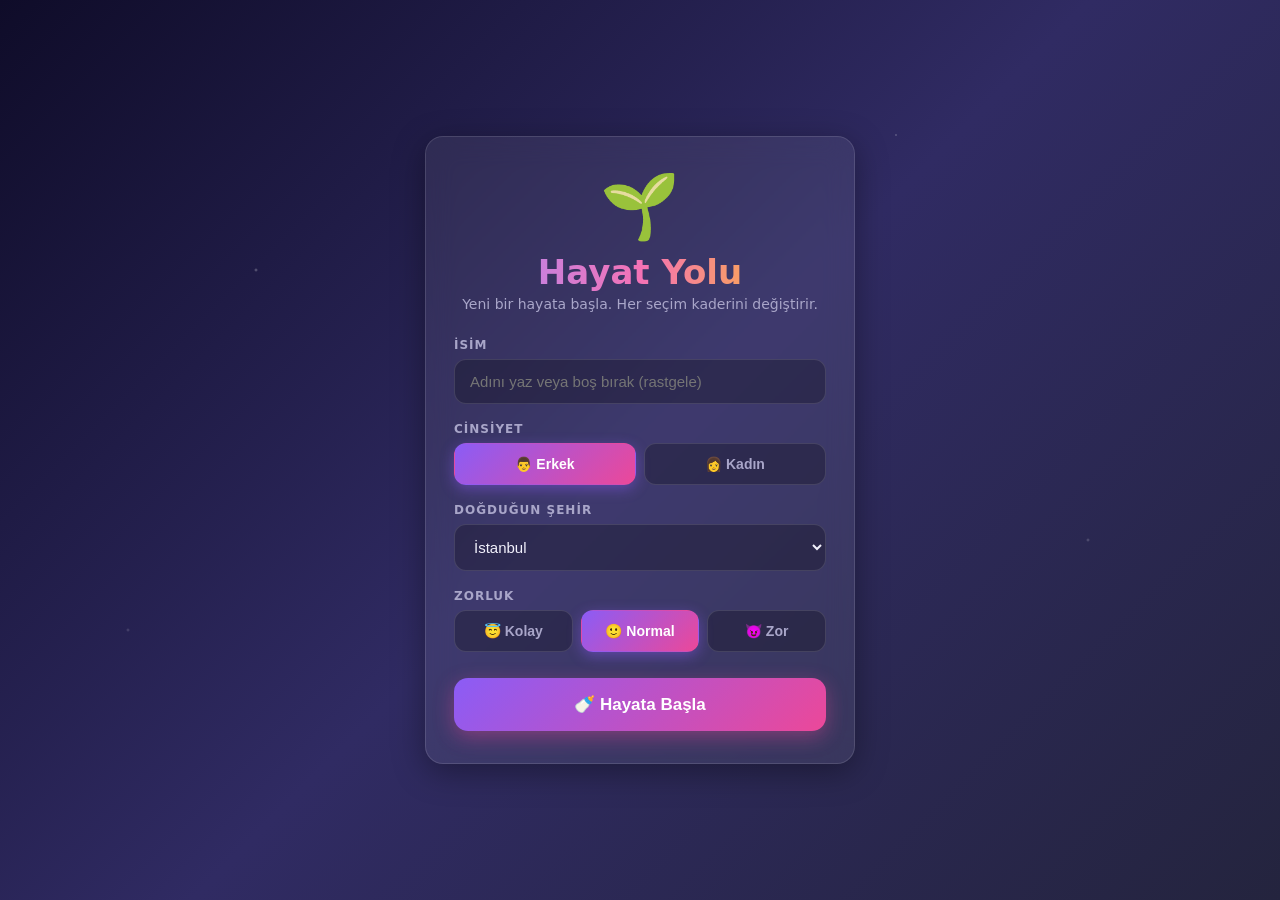
<file: index.html>
<!DOCTYPE html>
<html lang="tr">
<head>
<meta charset="UTF-8">
<meta name="viewport" content="width=device-width, initial-scale=1.0">
<title>Hayat Yolu — Yaşam Simülasyonu</title>
<link rel="stylesheet" href="style.css">
</head>
<body>

<noscript>
  <div style="position:fixed;inset:0;z-index:999;background:#0f0c29;color:#f1f0fb;display:flex;align-items:center;justify-content:center;text-align:center;padding:30px;font-family:sans-serif;line-height:1.7">
    <div>
      <div style="font-size:60px">⚠️</div>
      <h2>Bu görüntüleyici JavaScript çalıştırmıyor</h2>
      <p>Dosya önizlemesinde (ör. iPhone "Dosyalar" hızlı bakış) oyun çalışmaz.<br>
      Dosyayı <b>Chrome, Safari veya Edge gibi bir tarayıcıyla açın</b>.<br><br>
      📱 Telefonda en kolay yol: dosyayı bilgisayara alıp çift tıklamak<br>
      ya da oyunu bir web adresinde yayınlamak (ör. GitHub Pages).</p>
    </div>
  </div>
</noscript>

<!-- ================= KARAKTER OLUŞTURMA EKRANI ================= -->
<div id="screen-create" class="screen active">
  <div class="create-card glass">
    <div class="logo">🌱</div>
    <h1>Hayat Yolu</h1>
    <p class="subtitle">Yeni bir hayata başla. Her seçim kaderini değiştirir.</p>

    <div class="form-group">
      <label>İsim</label>
      <input type="text" id="inp-name" placeholder="Adını yaz veya boş bırak (rastgele)">
    </div>

    <div class="form-group">
      <label>Cinsiyet</label>
      <div class="seg" id="seg-gender">
        <button data-val="m" class="active">👨 Erkek</button>
        <button data-val="f">👩 Kadın</button>
      </div>
    </div>

    <div class="form-group">
      <label>Doğduğun Şehir</label>
      <select id="inp-city"></select>
    </div>

    <div class="form-group">
      <label>Zorluk</label>
      <div class="seg" id="seg-diff">
        <button data-val="easy">😇 Kolay</button>
        <button data-val="normal" class="active">🙂 Normal</button>
        <button data-val="hard">😈 Zor</button>
      </div>
    </div>

    <button class="btn btn-primary btn-big" id="btn-start">🍼 Hayata Başla</button>

    <div class="form-group" id="slots-group" style="display:none; margin-top:18px">
      <label>Kayıtlı Hayatlar</label>
      <div class="slot-list" id="slot-list"></div>
    </div>
  </div>
</div>

<!-- ================= OYUN EKRANI ================= -->
<div id="screen-game" class="screen">

  <!-- Üst bilgi -->
  <header class="topbar glass">
    <div class="avatar-wrap">
      <div class="avatar" id="ui-avatar">👶</div>
      <div class="age-badge" id="ui-age">0</div>
    </div>
    <div class="who">
      <div class="who-name" id="ui-name">—</div>
      <div class="who-sub" id="ui-sub">—</div>
    </div>
    <div class="money" id="ui-money">₺0</div>
  </header>

  <!-- Stat çubukları -->
  <section class="stats glass">
    <div class="stat">
      <span class="stat-label">😊 Mutluluk</span>
      <div class="bar"><div class="bar-fill happiness" id="bar-happiness"></div></div>
      <span class="stat-val" id="val-happiness">0</span>
    </div>
    <div class="stat">
      <span class="stat-label">❤️ Sağlık</span>
      <div class="bar"><div class="bar-fill health" id="bar-health"></div></div>
      <span class="stat-val" id="val-health">0</span>
    </div>
    <div class="stat">
      <span class="stat-label">🧠 Zeka</span>
      <div class="bar"><div class="bar-fill smarts" id="bar-smarts"></div></div>
      <span class="stat-val" id="val-smarts">0</span>
    </div>
    <div class="stat">
      <span class="stat-label">✨ Görünüş</span>
      <div class="bar"><div class="bar-fill looks" id="bar-looks"></div></div>
      <span class="stat-val" id="val-looks">0</span>
    </div>
    <div class="stat" id="row-fame" style="display:none">
      <span class="stat-label">🌟 Ün</span>
      <div class="bar"><div class="bar-fill fame" id="bar-fame"></div></div>
      <span class="stat-val" id="val-fame">0</span>
    </div>
  </section>

  <!-- Yaşam günlüğü -->
  <main class="log" id="ui-log"></main>

  <!-- Alt aksiyon barı -->
  <nav class="actionbar glass">
    <button class="tab-btn" data-panel="career"><span>💼</span>Kariyer</button>
    <button class="tab-btn" data-panel="relations"><span>💞</span>İlişkiler</button>
    <button class="btn-age" id="btn-age">+<small>Yaş Al</small></button>
    <button class="tab-btn" data-panel="activities"><span>🎯</span>Aktivite</button>
    <button class="tab-btn" data-panel="assets"><span>🏠</span>Varlıklar</button>
  </nav>
</div>

<!-- ================= PANEL / MODAL ================= -->
<div id="overlay" class="overlay">
  <div class="modal glass" id="modal">
    <div class="modal-head">
      <h2 id="modal-title">Başlık</h2>
      <button class="modal-close" id="modal-close">✕</button>
    </div>
    <div class="modal-body" id="modal-body"></div>
  </div>
</div>

<!-- ================= ÖLÜM EKRANI ================= -->
<div id="screen-death" class="screen">
  <div class="death-card glass">
    <div class="tombstone">🪦</div>
    <h1 id="death-name">—</h1>
    <p class="death-years" id="death-years">—</p>
    <p class="death-cause" id="death-cause">—</p>
    <div class="death-summary" id="death-summary"></div>
    <button class="btn btn-primary btn-big" id="btn-rebirth">🌱 Yeniden Doğ</button>
  </div>
</div>

<div id="toast-wrap"></div>

<script src="data.js"></script>
<script src="game.js"></script>
</body>
</html>
</file>
<file: style.css>
/* ============ HAYAT YOLU — Görsel Tasarım ============ */
* { margin: 0; padding: 0; box-sizing: border-box; -webkit-tap-highlight-color: transparent; }

:root {
  --bg1: #0f0c29;
  --bg2: #302b63;
  --bg3: #24243e;
  --card: rgba(255, 255, 255, 0.07);
  --card-border: rgba(255, 255, 255, 0.12);
  --text: #f1f0fb;
  --text-dim: #a9a6c9;
  --accent: #8b5cf6;
  --accent2: #ec4899;
  --green: #34d399;
  --red: #f87171;
  --gold: #fbbf24;
  --radius: 18px;
}

html, body { height: 100%; }

body {
  font-family: "Segoe UI", system-ui, -apple-system, Roboto, sans-serif;
  color: var(--text);
  background: linear-gradient(135deg, var(--bg1), var(--bg2), var(--bg3));
  background-attachment: fixed;
  overflow: hidden;
}

/* yıldız efekti */
body::before {
  content: "";
  position: fixed; inset: 0; pointer-events: none;
  background-image:
    radial-gradient(2px 2px at 20% 30%, rgba(255,255,255,.35), transparent),
    radial-gradient(1.5px 1.5px at 70% 15%, rgba(255,255,255,.3), transparent),
    radial-gradient(2px 2px at 85% 60%, rgba(255,255,255,.25), transparent),
    radial-gradient(1.5px 1.5px at 40% 80%, rgba(255,255,255,.3), transparent),
    radial-gradient(2px 2px at 10% 70%, rgba(255,255,255,.2), transparent);
}

.glass {
  background: var(--card);
  border: 1px solid var(--card-border);
  border-radius: var(--radius);
  backdrop-filter: blur(14px);
  -webkit-backdrop-filter: blur(14px);
  box-shadow: 0 8px 32px rgba(0, 0, 0, 0.35);
}

/* ============ EKRANLAR ============ */
.screen { display: none; height: 100dvh; }
.screen.active { display: flex; flex-direction: column; }

#screen-create.active, #screen-death.active {
  align-items: center; justify-content: center; padding: 20px;
  overflow-y: auto;
}

/* ============ KARAKTER OLUŞTURMA ============ */
.create-card, .death-card {
  width: 100%; max-width: 430px; padding: 32px 28px; text-align: center;
  animation: popIn .5s cubic-bezier(.2, 1.2, .4, 1);
}

.logo { font-size: 64px; animation: float 3s ease-in-out infinite; }

h1 {
  font-size: 34px; font-weight: 800; margin: 8px 0 4px;
  background: linear-gradient(90deg, #a78bfa, #f472b6, #fbbf24);
  -webkit-background-clip: text; background-clip: text;
  -webkit-text-fill-color: transparent;
}

.subtitle { color: var(--text-dim); font-size: 14px; margin-bottom: 26px; }

.form-group { text-align: left; margin-bottom: 18px; }
.form-group label {
  display: block; font-size: 12px; font-weight: 700; letter-spacing: 1px;
  text-transform: uppercase; color: var(--text-dim); margin-bottom: 7px;
}

input[type="text"], select {
  width: 100%; padding: 13px 15px; border-radius: 12px;
  border: 1px solid var(--card-border);
  background: rgba(0, 0, 0, 0.25); color: var(--text);
  font-size: 15px; outline: none; transition: border-color .2s;
}
input[type="text"]:focus, select:focus { border-color: var(--accent); }
select option { background: var(--bg3); }

.seg { display: flex; gap: 8px; }
.seg button {
  flex: 1; padding: 12px 8px; border-radius: 12px; cursor: pointer;
  border: 1px solid var(--card-border);
  background: rgba(0, 0, 0, 0.25); color: var(--text-dim);
  font-size: 14px; font-weight: 600; transition: all .2s;
}
.seg button.active {
  background: linear-gradient(135deg, var(--accent), var(--accent2));
  color: #fff; border-color: transparent;
  box-shadow: 0 4px 14px rgba(139, 92, 246, 0.45);
}

.btn {
  border: none; cursor: pointer; font-weight: 700; color: var(--text);
  border-radius: 14px; transition: transform .15s, box-shadow .15s, filter .15s;
}
.btn:active { transform: scale(.96); }

.btn-primary {
  background: linear-gradient(135deg, var(--accent), var(--accent2));
  color: #fff; box-shadow: 0 6px 20px rgba(236, 72, 153, 0.4);
}
.btn-primary:hover { filter: brightness(1.1); }

.btn-big { width: 100%; padding: 16px; font-size: 17px; margin-top: 8px; }

.btn-ghost {
  width: 100%; padding: 13px; margin-top: 10px; font-size: 14px;
  background: transparent; border: 1px solid var(--card-border); color: var(--text-dim);
}
.btn-ghost:hover { color: var(--text); border-color: var(--accent); }

/* ============ OYUN EKRANI ============ */
#screen-game.active {
  max-width: 560px; width: 100%; margin: 0 auto;
  padding: 12px 12px 0; gap: 10px;
}

.topbar {
  display: flex; align-items: center; gap: 14px; padding: 12px 16px;
  flex-shrink: 0;
}

.avatar-wrap { position: relative; }
.avatar {
  width: 58px; height: 58px; border-radius: 50%;
  display: flex; align-items: center; justify-content: center;
  font-size: 34px;
  background: linear-gradient(135deg, rgba(139,92,246,.35), rgba(236,72,153,.35));
  border: 2px solid rgba(255,255,255,.25);
}
.age-badge {
  position: absolute; bottom: -4px; right: -6px;
  background: linear-gradient(135deg, var(--accent), var(--accent2));
  font-size: 12px; font-weight: 800; padding: 2px 8px; border-radius: 10px;
  border: 2px solid var(--bg2);
}

.who { flex: 1; min-width: 0; }
.who-name { font-size: 17px; font-weight: 800; white-space: nowrap; overflow: hidden; text-overflow: ellipsis; }
.who-sub { font-size: 12px; color: var(--text-dim); white-space: nowrap; overflow: hidden; text-overflow: ellipsis; }

.money {
  font-size: 16px; font-weight: 800; color: var(--gold);
  text-shadow: 0 0 14px rgba(251, 191, 36, .4);
}

/* Statlar */
.stats { padding: 12px 16px; display: grid; gap: 9px; flex-shrink: 0; }
.stat { display: flex; align-items: center; gap: 10px; }
.stat-label { width: 100px; font-size: 12.5px; font-weight: 600; color: var(--text-dim); }
.stat-val { width: 30px; text-align: right; font-size: 12.5px; font-weight: 700; }

.bar {
  flex: 1; height: 10px; border-radius: 6px; overflow: hidden;
  background: rgba(0, 0, 0, 0.35);
}
.bar-fill {
  height: 100%; width: 0%; border-radius: 6px;
  transition: width .6s cubic-bezier(.25, 1, .35, 1);
}
.bar-fill.happiness { background: linear-gradient(90deg, #fbbf24, #f59e0b); }
.bar-fill.health    { background: linear-gradient(90deg, #f87171, #ef4444); }
.bar-fill.smarts    { background: linear-gradient(90deg, #60a5fa, #3b82f6); }
.bar-fill.looks     { background: linear-gradient(90deg, #c084fc, #a855f7); }
.bar-fill.fame      { background: linear-gradient(90deg, #fbbf24, #ec4899); }

/* Kayıt slotları */
.slot-list { display: flex; flex-direction: column; gap: 8px; }
.slot-row { display: flex; gap: 8px; }
.slot-load {
  flex: 1; text-align: left; padding: 12px 14px; border-radius: 12px;
  border: 1px solid var(--card-border); background: rgba(0,0,0,.25);
  color: var(--text); cursor: pointer; font-size: 14px; transition: border-color .2s;
}
.slot-load:hover { border-color: var(--accent); }
.slot-load small { color: var(--text-dim); }
.slot-del {
  width: 44px; border-radius: 12px; border: 1px solid var(--card-border);
  background: rgba(248,113,113,.12); color: var(--red); cursor: pointer; font-size: 16px;
}
.slot-del:hover { background: rgba(248,113,113,.3); }

/* Günlük */
.log {
  flex: 1; overflow-y: auto; display: flex; flex-direction: column;
  gap: 8px; padding: 4px 2px 12px; scroll-behavior: smooth;
}
.log::-webkit-scrollbar { width: 5px; }
.log::-webkit-scrollbar-thumb { background: rgba(255,255,255,.15); border-radius: 3px; }

.log-entry {
  padding: 11px 14px; border-radius: 14px; font-size: 14px; line-height: 1.45;
  background: var(--card); border: 1px solid var(--card-border);
  animation: slideIn .35s cubic-bezier(.2, 1, .4, 1);
}
.log-entry.year {
  background: linear-gradient(135deg, rgba(139,92,246,.25), rgba(236,72,153,.18));
  border-color: rgba(139,92,246,.4);
  font-weight: 800; text-align: center; font-size: 13px;
  letter-spacing: 1.5px; text-transform: uppercase;
}
.log-entry.good   { border-left: 4px solid var(--green); }
.log-entry.bad    { border-left: 4px solid var(--red); }
.log-entry.choice { border-left: 4px solid var(--gold); }
.log-entry .fx { display: block; margin-top: 4px; font-size: 12px; color: var(--text-dim); }

/* Aksiyon barı */
.actionbar {
  flex-shrink: 0; display: flex; align-items: center; justify-content: space-around;
  padding: 8px 6px; margin-bottom: 12px; gap: 4px;
}
.tab-btn {
  display: flex; flex-direction: column; align-items: center; gap: 2px;
  background: none; border: none; cursor: pointer;
  color: var(--text-dim); font-size: 11px; font-weight: 700;
  padding: 6px 10px; border-radius: 12px; transition: all .2s;
}
.tab-btn span { font-size: 22px; }
.tab-btn:hover { color: var(--text); background: rgba(255,255,255,.06); }

.btn-age {
  width: 64px; height: 64px; border-radius: 50%; border: none; cursor: pointer;
  background: linear-gradient(135deg, var(--accent), var(--accent2));
  color: #fff; font-size: 26px; font-weight: 800;
  display: flex; flex-direction: column; align-items: center; justify-content: center;
  box-shadow: 0 6px 24px rgba(236, 72, 153, .5);
  transition: transform .15s, box-shadow .15s;
  margin-top: -26px;
  border: 3px solid rgba(255,255,255,.25);
}
.btn-age small { font-size: 10px; font-weight: 700; letter-spacing: .5px; }
.btn-age:hover { transform: scale(1.07); box-shadow: 0 8px 30px rgba(236, 72, 153, .65); }
.btn-age:active { transform: scale(.94); }

/* ============ MODAL ============ */
.overlay {
  position: fixed; inset: 0; z-index: 50; display: none;
  align-items: flex-end; justify-content: center;
  background: rgba(10, 8, 30, 0.6); backdrop-filter: blur(4px);
}
.overlay.show { display: flex; animation: fadeIn .2s; }

.modal {
  width: 100%; max-width: 560px; max-height: 82dvh;
  border-radius: 24px 24px 0 0; display: flex; flex-direction: column;
  animation: slideUp .35s cubic-bezier(.2, 1, .4, 1);
  background: rgba(36, 33, 68, 0.92);
}
@media (min-width: 600px) {
  .overlay.show { align-items: center; }
  .modal { border-radius: 24px; }
}

.modal-head {
  display: flex; align-items: center; justify-content: space-between;
  padding: 18px 20px 10px; flex-shrink: 0;
}
.modal-head h2 { font-size: 19px; font-weight: 800; }
.modal-close {
  background: rgba(255,255,255,.08); border: none; color: var(--text-dim);
  width: 32px; height: 32px; border-radius: 50%; cursor: pointer; font-size: 14px;
}
.modal-close:hover { color: var(--text); background: rgba(255,255,255,.15); }

.modal-body { overflow-y: auto; padding: 6px 20px 24px; }
.modal-body::-webkit-scrollbar { width: 5px; }
.modal-body::-webkit-scrollbar-thumb { background: rgba(255,255,255,.15); border-radius: 3px; }

.modal-desc { color: var(--text-dim); font-size: 14px; line-height: 1.5; margin-bottom: 16px; }

.opt {
  width: 100%; display: flex; align-items: center; gap: 13px;
  padding: 13px 14px; margin-bottom: 9px; border-radius: 14px; cursor: pointer;
  background: rgba(255,255,255,.05); border: 1px solid var(--card-border);
  color: var(--text); text-align: left; font-size: 14.5px;
  transition: all .18s;
}
.opt:hover:not(:disabled) {
  background: rgba(139, 92, 246, .18); border-color: var(--accent);
  transform: translateX(4px);
}
.opt:disabled { opacity: .4; cursor: not-allowed; }
.opt .opt-emoji { font-size: 26px; flex-shrink: 0; }
.opt .opt-text { flex: 1; }
.opt .opt-title { font-weight: 700; }
.opt .opt-sub { font-size: 12px; color: var(--text-dim); margin-top: 2px; }
.opt .opt-right { font-size: 13px; font-weight: 700; color: var(--gold); flex-shrink: 0; }

.section-title {
  font-size: 12px; font-weight: 800; letter-spacing: 1.2px; text-transform: uppercase;
  color: var(--text-dim); margin: 18px 0 10px;
}
.section-title:first-child { margin-top: 4px; }

/* ============ ÖLÜM EKRANI ============ */
.tombstone { font-size: 70px; animation: float 3s ease-in-out infinite; }
.death-years { color: var(--text-dim); font-size: 15px; margin: 4px 0; }
.death-cause { color: var(--red); font-size: 14px; font-weight: 600; margin-bottom: 18px; }
.death-summary {
  text-align: left; background: rgba(0,0,0,.25); border-radius: 14px;
  padding: 16px; font-size: 13.5px; line-height: 1.9; margin-bottom: 20px;
  max-height: 34dvh; overflow-y: auto;
}
.death-summary b { color: var(--gold); }

/* ============ TOAST ============ */
#toast-wrap {
  position: fixed; top: 16px; left: 50%; transform: translateX(-50%);
  z-index: 100; display: flex; flex-direction: column; gap: 8px; align-items: center;
  pointer-events: none;
}
.toast {
  padding: 11px 20px; border-radius: 30px; font-size: 14px; font-weight: 700;
  background: rgba(36, 33, 68, 0.95); border: 1px solid var(--card-border);
  box-shadow: 0 8px 24px rgba(0,0,0,.4);
  animation: toastIn .3s cubic-bezier(.2, 1.2, .4, 1), fadeOut .4s 2.4s forwards;
}
.toast.gold { border-color: var(--gold); color: var(--gold); }

/* ============ ANİMASYONLAR ============ */
@keyframes popIn { from { opacity: 0; transform: scale(.92) translateY(16px); } }
@keyframes slideIn { from { opacity: 0; transform: translateY(10px); } }
@keyframes slideUp { from { transform: translateY(60px); opacity: 0; } }
@keyframes fadeIn { from { opacity: 0; } }
@keyframes fadeOut { to { opacity: 0; transform: translateY(-10px); } }
@keyframes toastIn { from { opacity: 0; transform: translateY(-16px) scale(.9); } }
@keyframes float { 0%, 100% { transform: translateY(0); } 50% { transform: translateY(-8px); } }
@keyframes shake { 0%,100% { transform: translateX(0); } 25% { transform: translateX(-7px); } 75% { transform: translateX(7px); } }
.shake { animation: shake .4s; }
</file>
